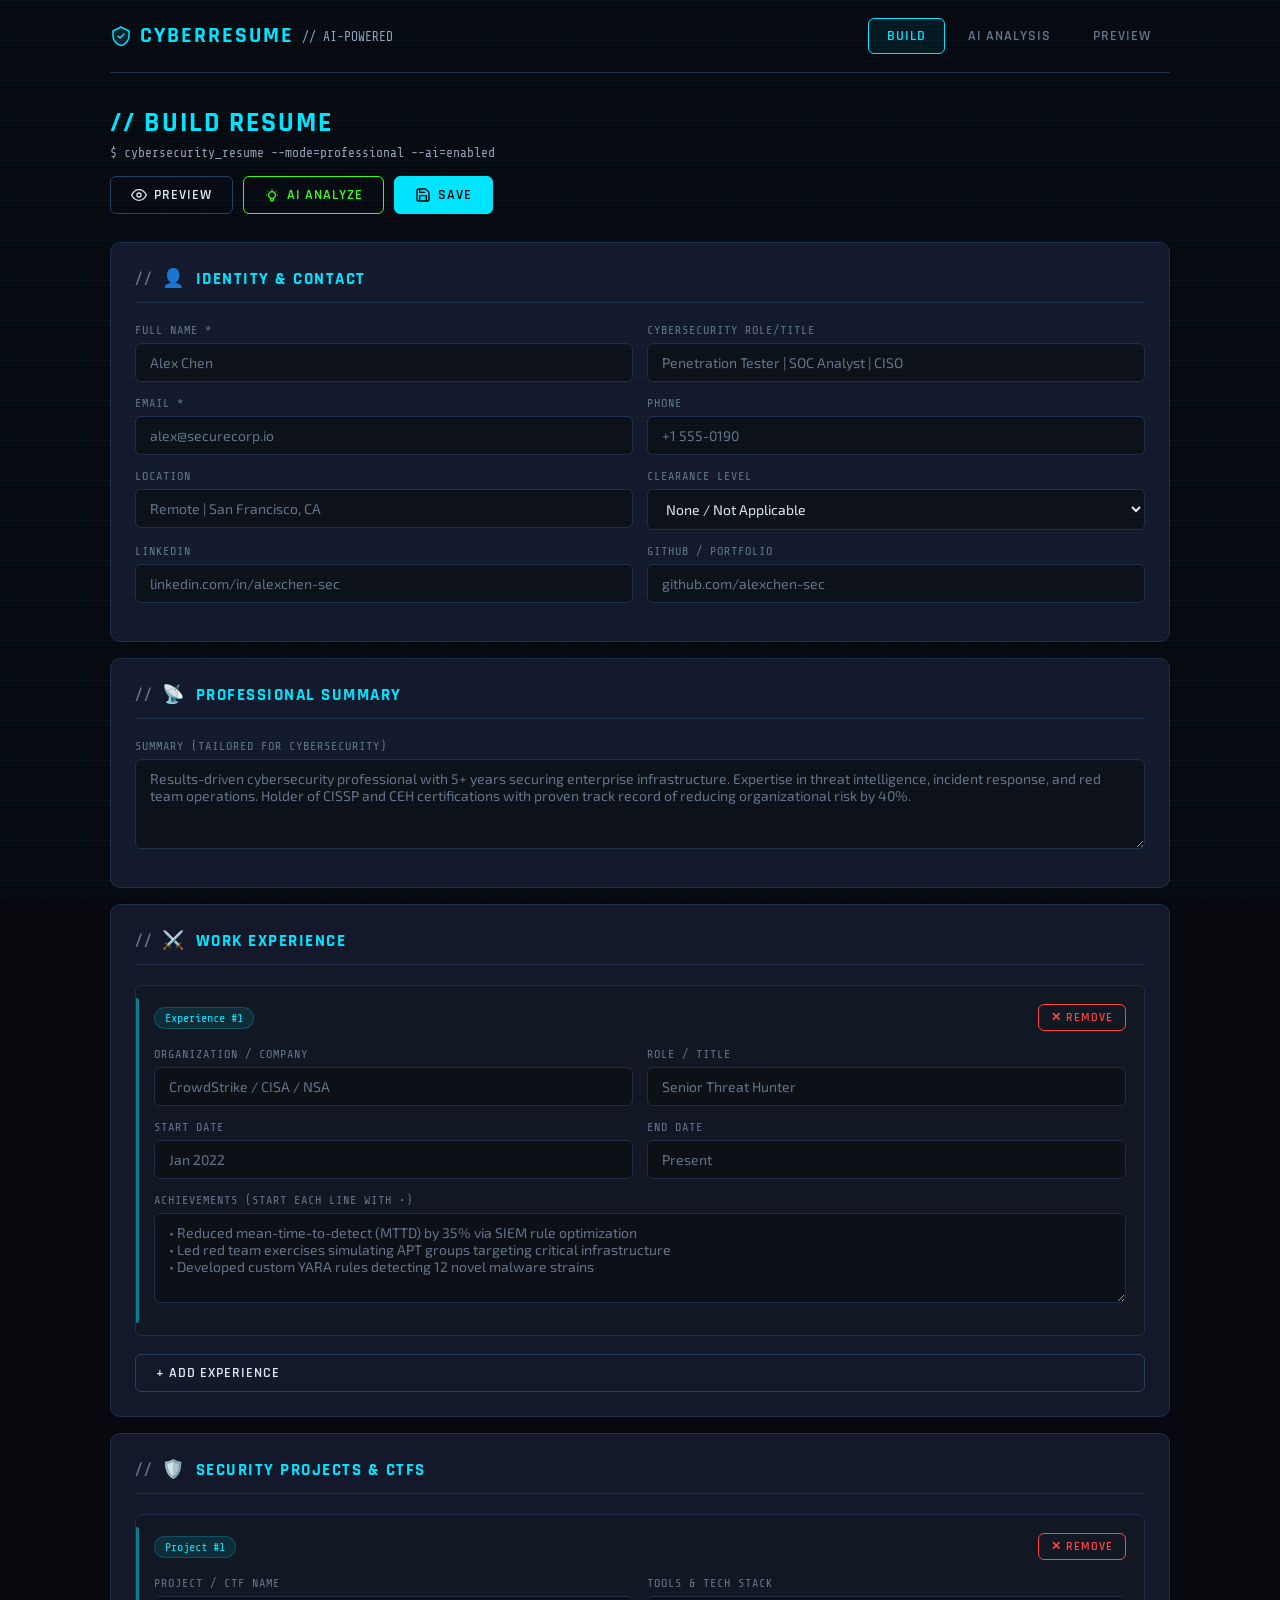
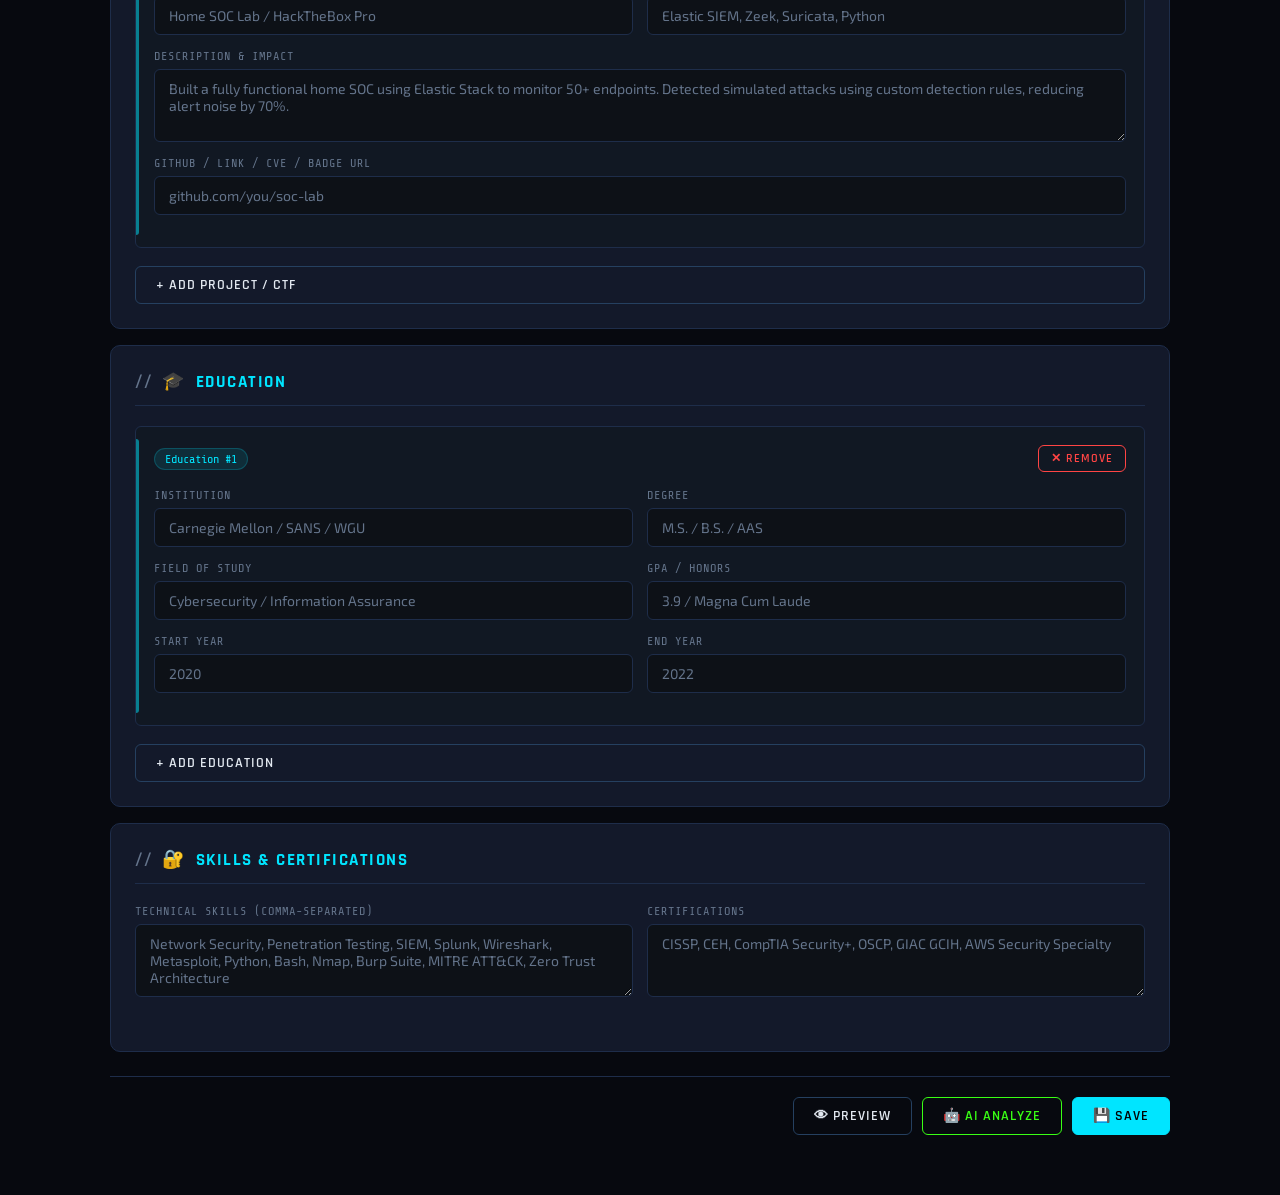
<file: cybersec-resume-builder.html>
<!DOCTYPE html>
<html lang="en">
<head>
<meta charset="UTF-8"/>
<meta name="viewport" content="width=device-width,initial-scale=1.0"/>
<title>CyberResume — AI-Powered Cybersecurity Resume Builder</title>
<link rel="preconnect" href="https://fonts.googleapis.com"/>
<link href="https://fonts.googleapis.com/css2?family=Share+Tech+Mono&family=Rajdhani:wght@400;500;600;700&family=Exo+2:wght@300;400;500;600&display=swap" rel="stylesheet"/>
<style>
:root{
  --bg:#07090f;--bg2:#0d1117;--bg3:#111823;--card:#13192a;--card2:#1a2235;
  --accent:#00e5ff;--accent2:#39ff14;--accent3:#ff6b35;
  --border:#1e2d4a;--border2:#254060;
  --text:#e2e8f0;--text2:#94a3b8;--text3:#64748b;
  --danger:#ff4444;--warn:#f59e0b;--success:#10b981;
  --font-mono:'Share Tech Mono',monospace;
  --font-head:'Rajdhani',sans-serif;
  --font-body:'Exo 2',sans-serif;
  --radius:6px;--radius2:10px;
  --glow:0 0 20px rgba(0,229,255,0.15);
}
*{box-sizing:border-box;margin:0;padding:0;}
html{scroll-behavior:smooth;}
body{background:var(--bg);color:var(--text);font-family:var(--font-body);font-size:15px;min-height:100vh;overflow-x:hidden;}

/* Scanline overlay */
body::before{content:'';position:fixed;top:0;left:0;width:100%;height:100%;pointer-events:none;background:repeating-linear-gradient(0deg,transparent,transparent 2px,rgba(0,229,255,0.02) 2px,rgba(0,229,255,0.02) 4px);z-index:1000;}

/* Grid bg */
body::after{content:'';position:fixed;top:0;left:0;width:100%;height:100%;pointer-events:none;background-image:linear-gradient(rgba(0,229,255,0.03) 1px,transparent 1px),linear-gradient(90deg,rgba(0,229,255,0.03) 1px,transparent 1px);background-size:40px 40px;z-index:0;}

.app-wrap{position:relative;z-index:1;max-width:1100px;margin:0 auto;padding:0 20px 60px;}

/* NAV */
nav{display:flex;align-items:center;justify-content:space-between;padding:18px 0;border-bottom:1px solid var(--border);margin-bottom:32px;}
.nav-logo{font-family:var(--font-head);font-size:22px;font-weight:700;color:var(--accent);letter-spacing:2px;display:flex;align-items:center;gap:8px;}
.nav-logo span{color:var(--text2);font-weight:400;font-size:13px;font-family:var(--font-mono);letter-spacing:0;}
.nav-tabs{display:flex;gap:4px;}
.nav-tab{background:none;border:1px solid transparent;color:var(--text3);font-family:var(--font-head);font-size:14px;font-weight:600;letter-spacing:1px;padding:8px 18px;border-radius:var(--radius);cursor:pointer;transition:all .2s;text-transform:uppercase;}
.nav-tab:hover{color:var(--text);border-color:var(--border2);}
.nav-tab.active{color:var(--accent);border-color:var(--accent);background:rgba(0,229,255,0.07);}
.nav-tab .badge{background:var(--accent2);color:#000;font-size:10px;padding:1px 6px;border-radius:20px;margin-left:6px;font-family:var(--font-mono);}

/* PAGE HEADER */
.page-header{margin-bottom:28px;}
.page-header h1{font-family:var(--font-head);font-size:28px;font-weight:700;color:var(--accent);letter-spacing:2px;text-transform:uppercase;}
.page-header p{color:var(--text2);font-size:13px;font-family:var(--font-mono);margin-top:4px;}
.header-actions{display:flex;gap:10px;margin-top:16px;flex-wrap:wrap;}

/* BUTTONS */
.btn{display:inline-flex;align-items:center;gap:7px;padding:9px 20px;border-radius:var(--radius);font-family:var(--font-head);font-size:14px;font-weight:600;letter-spacing:1px;text-transform:uppercase;cursor:pointer;transition:all .2s;border:1px solid transparent;}
.btn-primary{background:var(--accent);color:#000;border-color:var(--accent);}
.btn-primary:hover{background:#00ccee;box-shadow:0 0 18px rgba(0,229,255,0.4);}
.btn-secondary{background:transparent;color:var(--text);border-color:var(--border2);}
.btn-secondary:hover{border-color:var(--accent);color:var(--accent);}
.btn-ai{background:transparent;color:var(--accent2);border-color:var(--accent2);}
.btn-ai:hover{background:rgba(57,255,20,0.08);box-shadow:0 0 14px rgba(57,255,20,0.3);}
.btn-danger{background:transparent;color:var(--danger);border-color:var(--danger);padding:5px 12px;font-size:12px;}
.btn-danger:hover{background:rgba(255,68,68,0.1);}
.btn:disabled{opacity:.4;cursor:not-allowed;}
.btn svg,.btn .icon{width:16px;height:16px;flex-shrink:0;}

/* SPINNER */
.spinner{width:14px;height:14px;border:2px solid rgba(0,0,0,0.3);border-top-color:#000;border-radius:50%;animation:spin .6s linear infinite;display:inline-block;}
.spinner-lg{width:32px;height:32px;border:3px solid var(--border2);border-top-color:var(--accent);border-radius:50%;animation:spin .7s linear infinite;}
@keyframes spin{to{transform:rotate(360deg);}}

/* CARDS */
.card{background:var(--card);border:1px solid var(--border);border-radius:var(--radius2);padding:24px;}
.card+.card{margin-top:16px;}
.section-title{font-family:var(--font-head);font-size:17px;font-weight:700;letter-spacing:1.5px;text-transform:uppercase;color:var(--accent);display:flex;align-items:center;gap:10px;margin-bottom:20px;padding-bottom:12px;border-bottom:1px solid var(--border);}
.section-title .icon{font-size:18px;}
.section-title::before{content:'//';color:var(--text3);font-family:var(--font-mono);font-size:13px;}

/* FORM */
.field{display:flex;flex-direction:column;gap:6px;}
.field label{font-family:var(--font-mono);font-size:12px;color:var(--text3);text-transform:uppercase;letter-spacing:1px;}
.field input,.field textarea,.field select{background:var(--bg2);border:1px solid var(--border);color:var(--text);font-family:var(--font-body);font-size:14px;padding:10px 14px;border-radius:var(--radius);outline:none;transition:border-color .2s,box-shadow .2s;resize:vertical;}
.field input:focus,.field textarea:focus{border-color:var(--accent);box-shadow:0 0 0 2px rgba(0,229,255,0.1);}
.field input::placeholder,.field textarea::placeholder{color:var(--text3);}
.field-row{display:grid;grid-template-columns:1fr 1fr;gap:14px;margin-bottom:14px;}
.field-row .field{margin-bottom:0;}
.field{margin-bottom:14px;}

/* ENTRY BLOCK */
.entry-block{background:var(--bg3);border:1px solid var(--border);border-radius:var(--radius);padding:18px;margin-bottom:14px;position:relative;}
.entry-block::before{content:'';position:absolute;left:0;top:12px;bottom:12px;width:3px;background:var(--accent);border-radius:0 3px 3px 0;opacity:.5;}
.entry-header{display:flex;align-items:center;justify-content:space-between;margin-bottom:16px;}
.entry-num{font-family:var(--font-mono);font-size:12px;color:var(--accent);background:rgba(0,229,255,0.1);padding:3px 10px;border-radius:20px;border:1px solid rgba(0,229,255,0.2);}
.add-btn{margin-top:4px;width:100%;}

/* SKILLS CHIPS */
.skills-preview{display:flex;flex-wrap:wrap;gap:6px;margin-top:10px;}
.skill-chip{background:rgba(0,229,255,0.08);border:1px solid rgba(0,229,255,0.25);color:var(--accent);font-family:var(--font-mono);font-size:11px;padding:3px 10px;border-radius:20px;}

/* BOTTOM ACTIONS */
.bottom-actions{display:flex;gap:10px;justify-content:flex-end;margin-top:24px;padding-top:20px;border-top:1px solid var(--border);flex-wrap:wrap;}

/* PRINT BUTTON AREA */
.print-bar{background:var(--card2);border:1px solid var(--border);border-radius:var(--radius2);padding:14px 20px;display:flex;align-items:center;justify-content:space-between;margin-bottom:20px;}
.print-bar span{font-family:var(--font-mono);font-size:12px;color:var(--text2);}

/* ──────────────────────────────────── RESUME PREVIEW ── */
.resume-sheet{background:#fff;color:#111;padding:36px 44px;max-width:800px;margin:0 auto;font-family:'Exo 2',sans-serif;font-size:13px;line-height:1.55;border-radius:var(--radius2);box-shadow:0 0 60px rgba(0,229,255,0.15);}
.rs-header{border-bottom:2px solid #00c8e0;padding-bottom:16px;margin-bottom:20px;}
.rs-name{font-family:'Rajdhani',sans-serif;font-size:30px;font-weight:700;color:#0a0e1a;letter-spacing:2px;text-transform:uppercase;}
.rs-tagline{color:#0070a0;font-size:13px;font-weight:600;letter-spacing:1px;margin:3px 0 8px;font-family:'Rajdhani',sans-serif;text-transform:uppercase;}
.rs-contacts{display:flex;flex-wrap:wrap;gap:12px;font-size:12px;color:#334;}
.rs-contacts span{display:flex;align-items:center;gap:4px;}
.rs-links{display:flex;gap:14px;margin-top:7px;}
.rs-links a{color:#0070a0;font-size:12px;text-decoration:none;border-bottom:1px solid #0070a020;}
.rs-section{margin-bottom:18px;}
.rs-section-title{font-family:'Rajdhani',sans-serif;font-size:15px;font-weight:700;text-transform:uppercase;letter-spacing:2px;color:#0a0e1a;border-bottom:1px solid #00c8e0;padding-bottom:4px;margin-bottom:10px;}
.rs-entry{margin-bottom:12px;}
.rs-entry-header{display:flex;justify-content:space-between;align-items:baseline;flex-wrap:wrap;gap:4px;}
.rs-entry-role{font-weight:600;color:#0a0e1a;font-size:13px;}
.rs-entry-company{color:#0070a0;}
.rs-entry-date{font-size:12px;color:#666;font-family:'Share Tech Mono',monospace;}
.rs-gpa{font-size:12px;color:#666;}
.rs-summary{color:#222;line-height:1.6;}
.rs-desc p{color:#333;margin:.15em 0;}
.rs-bullet::before{content:'▸ ';color:#0070a0;}
.rs-tech{font-size:12px;color:#0070a0;font-style:italic;margin:.3em 0;}
.rs-desc-text{color:#333;}
.rs-proj-link{color:#0070a0;font-size:11px;text-decoration:none;}
.rs-skills{display:flex;flex-wrap:wrap;gap:6px;}
.rs-skill-tag{background:#e8f7fc;color:#005f7a;border:1px solid #b3e5f0;font-family:'Share Tech Mono',monospace;font-size:11px;padding:2px 10px;border-radius:20px;}
.rs-certifications .cert-item{display:flex;align-items:center;gap:6px;font-size:12px;color:#333;margin:.3em 0;}
.rs-certifications .cert-item::before{content:'◆';color:#00c8e0;font-size:9px;}

/* ──────────────────────────────── AI SUGGESTIONS ── */
.ai-loading-wrap{display:flex;flex-direction:column;align-items:center;justify-content:center;padding:80px 20px;gap:20px;}
.ai-loading-wrap .glitch{font-family:var(--font-head);font-size:22px;color:var(--accent2);letter-spacing:3px;animation:glitch 1.5s infinite;}
@keyframes glitch{0%,100%{text-shadow:none;}50%{text-shadow:-2px 0 var(--accent),-4px 0 var(--accent3);}}
.progress-bar{width:280px;height:3px;background:var(--border);border-radius:2px;overflow:hidden;}
.progress-fill{height:100%;background:linear-gradient(90deg,var(--accent2),var(--accent));animation:prog 3s ease-in-out infinite;}
@keyframes prog{0%{width:0;}100%{width:100%;}}
.ai-status-msg{font-family:var(--font-mono);font-size:12px;color:var(--text3);animation:blink 1s infinite;}
@keyframes blink{50%{opacity:.3;}}

.score-wrap{display:flex;align-items:center;gap:28px;flex-wrap:wrap;}
.score-ring-svg{flex-shrink:0;}
.overall-feedback{flex:1;min-width:200px;}
.overall-feedback h2{font-family:var(--font-head);font-size:20px;font-weight:700;color:var(--accent);letter-spacing:1px;text-transform:uppercase;}
.overall-feedback p{color:var(--text2);font-size:14px;margin-top:8px;line-height:1.6;}

.priorities-card{background:var(--card2);border-left:3px solid var(--accent3);}
.priority-list{list-style:none;margin-top:12px;display:flex;flex-direction:column;gap:8px;}
.priority-list li{display:flex;gap:10px;align-items:flex-start;font-size:14px;color:var(--text);}
.priority-num{background:var(--accent3);color:#000;font-family:var(--font-mono);font-size:11px;padding:1px 7px;border-radius:20px;flex-shrink:0;margin-top:2px;}

.ai-grid{display:grid;grid-template-columns:repeat(auto-fill,minmax(310px,1fr));gap:14px;margin-top:14px;}
.ai-sec-card{background:var(--card2);border:1px solid var(--border);}
.ai-sec-header{display:flex;align-items:center;gap:10px;margin-bottom:14px;}
.ai-sec-icon{font-size:18px;}
.ai-sec-name{font-family:var(--font-head);font-size:15px;font-weight:700;letter-spacing:1px;text-transform:uppercase;flex:1;color:var(--text);}
.mini-score{font-family:var(--font-mono);font-size:12px;padding:2px 9px;border-radius:20px;border:1px solid;}
.issue-list,.suggestion-list{list-style:none;display:flex;flex-direction:column;gap:6px;margin-top:8px;}
.issue-list li,.suggestion-list li{font-size:13px;line-height:1.5;padding-left:18px;position:relative;}
.issue-list li::before{content:'⚠';position:absolute;left:0;font-size:11px;top:1px;}
.suggestion-list li::before{content:'→';position:absolute;left:0;color:var(--accent2);font-family:var(--font-mono);}
.issue-list li{color:var(--text2);}
.suggestion-list li{color:var(--text);}
.block-label{font-family:var(--font-mono);font-size:11px;color:var(--text3);text-transform:uppercase;letter-spacing:1px;margin-top:12px;margin-bottom:4px;}

.kw-section .keyword-tags{display:flex;flex-wrap:wrap;gap:7px;margin-top:12px;}
.kw-tag{background:rgba(57,255,20,0.07);border:1px solid rgba(57,255,20,0.3);color:var(--accent2);font-family:var(--font-mono);font-size:11px;padding:3px 11px;border-radius:20px;}

/* TOAST */
.toast-area{position:fixed;bottom:24px;right:24px;z-index:9999;display:flex;flex-direction:column;gap:8px;}
.toast{background:var(--card2);border:1px solid var(--border2);color:var(--text);font-family:var(--font-mono);font-size:12px;padding:10px 18px;border-radius:var(--radius);display:flex;align-items:center;gap:10px;animation:slideIn .3s ease;max-width:320px;}
.toast.success{border-left:3px solid var(--success);}
.toast.error{border-left:3px solid var(--danger);}
.toast.info{border-left:3px solid var(--accent);}
@keyframes slideIn{from{transform:translateX(100%);opacity:0;}to{transform:translateX(0);opacity:1;}}
@keyframes fadeOut{to{opacity:0;transform:translateX(100%);}}

/* EMPTY STATE */
.empty-state{display:flex;flex-direction:column;align-items:center;justify-content:center;padding:60px 20px;gap:14px;text-align:center;}
.empty-state .es-icon{font-size:48px;opacity:.3;}
.empty-state h3{font-family:var(--font-head);font-size:18px;color:var(--text2);}
.empty-state p{font-size:13px;color:var(--text3);max-width:320px;}

/* RESPONSIVE */
@media(max-width:640px){
  .field-row{grid-template-columns:1fr;}
  .nav-tabs{display:none;}
  .resume-sheet{padding:24px 20px;}
}
@keyframes fadeUp{from{opacity:0;transform:translateY(16px);}to{opacity:1;transform:none;}}
.fade-up{animation:fadeUp .4s ease both;}

/* PRINT */
@media print{
  body{background:#fff !important;}
  body::before,body::after{display:none;}
  nav,.print-bar,.header-actions,.bottom-actions,.nav-tabs,.ai-section,.no-print{display:none !important;}
  .resume-sheet{box-shadow:none;margin:0;max-width:none;}
}
</style>
</head>
<body>
<div class="app-wrap">
  <!-- NAV -->
  <nav>
    <div class="nav-logo">
      <svg width="22" height="22" viewBox="0 0 22 22" fill="none"><path d="M11 2L3 6v5c0 4.418 3.372 8.544 8 9.5 4.628-.956 8-5.082 8-9.5V6L11 2z" stroke="#00e5ff" stroke-width="1.5" fill="rgba(0,229,255,0.1)"/><path d="M8 11l2 2 4-4" stroke="#00e5ff" stroke-width="1.5" stroke-linecap="round" stroke-linejoin="round"/></svg>
      CYBERRESUME
      <span>// AI-POWERED</span>
    </div>
    <div class="nav-tabs">
      <button class="nav-tab active" id="tab-build" onclick="showTab('build')">Build</button>
      <button class="nav-tab" id="tab-ai" onclick="showTab('ai')">AI Analysis <span class="badge" id="score-badge" style="display:none">—</span></button>
      <button class="nav-tab" id="tab-preview" onclick="showTab('preview')">Preview</button>
    </div>
  </nav>

  <!-- BUILD PAGE -->
  <div id="page-build" class="fade-up">
    <div class="page-header">
      <h1>// BUILD RESUME</h1>
      <p>$ cybersecurity_resume --mode=professional --ai=enabled</p>
      <div class="header-actions">
        <button class="btn btn-secondary" onclick="showTab('preview')">
          <svg viewBox="0 0 24 24" fill="none" stroke="currentColor" stroke-width="2"><path d="M1 12s4-8 11-8 11 8 11 8-4 8-11 8-11-8-11-8z"/><circle cx="12" cy="12" r="3"/></svg>
          Preview
        </button>
        <button class="btn btn-ai" onclick="runAI()" id="btn-ai-main">
          <svg viewBox="0 0 24 24" fill="none" stroke="currentColor" stroke-width="2"><path d="M9.663 17h4.673M12 3v1m6.364 1.636l-.707.707M21 12h-1M4 12H3m3.343-5.657l-.707-.707m2.828 9.9a5 5 0 117.072 0l-.548.547A3.374 3.374 0 0014 18.469V19a2 2 0 11-4 0v-.531c0-.895-.356-1.754-.988-2.386l-.548-.547z"/></svg>
          AI Analyze
        </button>
        <button class="btn btn-primary" onclick="saveLocally()">
          <svg viewBox="0 0 24 24" fill="none" stroke="currentColor" stroke-width="2"><path d="M19 21H5a2 2 0 01-2-2V5a2 2 0 012-2h11l5 5v11a2 2 0 01-2 2z"/><polyline points="17 21 17 13 7 13 7 21"/><polyline points="7 3 7 8 15 8"/></svg>
          Save
        </button>
      </div>
    </div>

    <!-- Personal Info -->
    <div class="card">
      <div class="section-title"><span class="icon">👤</span> Identity & Contact</div>
      <div class="field-row">
        <div class="field"><label>Full Name *</label><input id="f-name" placeholder="Alex Chen" oninput="updatePreview()"/></div>
        <div class="field"><label>Cybersecurity Role/Title</label><input id="f-title" placeholder="Penetration Tester | SOC Analyst | CISO" oninput="updatePreview()"/></div>
      </div>
      <div class="field-row">
        <div class="field"><label>Email *</label><input id="f-email" type="email" placeholder="alex@securecorp.io" oninput="updatePreview()"/></div>
        <div class="field"><label>Phone</label><input id="f-phone" placeholder="+1 555-0190" oninput="updatePreview()"/></div>
      </div>
      <div class="field-row">
        <div class="field"><label>Location</label><input id="f-location" placeholder="Remote | San Francisco, CA" oninput="updatePreview()"/></div>
        <div class="field"><label>Clearance Level</label>
          <select id="f-clearance" onchange="updatePreview()">
            <option value="">None / Not Applicable</option>
            <option value="Public Trust">Public Trust</option>
            <option value="Secret">Secret</option>
            <option value="Top Secret">Top Secret</option>
            <option value="TS/SCI">TS/SCI</option>
            <option value="TS/SCI with Polygraph">TS/SCI with Polygraph</option>
          </select>
        </div>
      </div>
      <div class="field-row">
        <div class="field"><label>LinkedIn</label><input id="f-linkedin" placeholder="linkedin.com/in/alexchen-sec" oninput="updatePreview()"/></div>
        <div class="field"><label>GitHub / Portfolio</label><input id="f-github" placeholder="github.com/alexchen-sec" oninput="updatePreview()"/></div>
      </div>
    </div>

    <!-- Summary -->
    <div class="card">
      <div class="section-title"><span class="icon">📡</span> Professional Summary</div>
      <div class="field">
        <label>Summary (tailored for cybersecurity)</label>
        <textarea id="f-summary" rows="4" placeholder="Results-driven cybersecurity professional with 5+ years securing enterprise infrastructure. Expertise in threat intelligence, incident response, and red team operations. Holder of CISSP and CEH certifications with proven track record of reducing organizational risk by 40%." oninput="updatePreview()"></textarea>
      </div>
    </div>

    <!-- Experience -->
    <div class="card">
      <div class="section-title"><span class="icon">⚔️</span> Work Experience</div>
      <div id="exp-container"></div>
      <button class="btn btn-secondary add-btn" onclick="addExp()">+ Add Experience</button>
    </div>

    <!-- Projects -->
    <div class="card">
      <div class="section-title"><span class="icon">🛡️</span> Security Projects & CTFs</div>
      <div id="proj-container"></div>
      <button class="btn btn-secondary add-btn" onclick="addProj()">+ Add Project / CTF</button>
    </div>

    <!-- Education -->
    <div class="card">
      <div class="section-title"><span class="icon">🎓</span> Education</div>
      <div id="edu-container"></div>
      <button class="btn btn-secondary add-btn" onclick="addEdu()">+ Add Education</button>
    </div>

    <!-- Skills & Certifications -->
    <div class="card">
      <div class="section-title"><span class="icon">🔐</span> Skills & Certifications</div>
      <div class="field-row">
        <div class="field">
          <label>Technical Skills (comma-separated)</label>
          <textarea id="f-skills" rows="3" placeholder="Network Security, Penetration Testing, SIEM, Splunk, Wireshark, Metasploit, Python, Bash, Nmap, Burp Suite, MITRE ATT&CK, Zero Trust Architecture" oninput="updateSkillChips()"></textarea>
          <div class="skills-preview" id="skill-chips"></div>
        </div>
        <div class="field">
          <label>Certifications</label>
          <textarea id="f-certs" rows="3" placeholder="CISSP, CEH, CompTIA Security+, OSCP, GIAC GCIH, AWS Security Specialty" oninput="updatePreview()"></textarea>
        </div>
      </div>
    </div>

    <div class="bottom-actions">
      <button class="btn btn-secondary" onclick="showTab('preview')">👁 Preview</button>
      <button class="btn btn-ai" onclick="runAI()" id="btn-ai-bottom">🤖 AI Analyze</button>
      <button class="btn btn-primary" onclick="saveLocally()">💾 Save</button>
    </div>
  </div>

  <!-- AI PAGE -->
  <div id="page-ai" style="display:none" class="fade-up">
    <div class="page-header">
      <h1>// AI ANALYSIS</h1>
      <p>$ claude --model=sonnet --task=resume_analysis --domain=cybersecurity</p>
      <div class="header-actions">
        <button class="btn btn-secondary" onclick="showTab('build')">← Back to Form</button>
        <button class="btn btn-ai" onclick="runAI()" id="btn-ai-rerun">🔄 Re-analyze</button>
      </div>
    </div>
    <div id="ai-content">
      <div class="empty-state card">
        <div class="es-icon">🤖</div>
        <h3>No analysis yet</h3>
        <p>Fill in your resume details then click "AI Analyze" to get cybersecurity-specific feedback powered by Claude.</p>
        <button class="btn btn-ai" style="margin-top:8px" onclick="showTab('build')">← Go to Form</button>
      </div>
    </div>
  </div>

  <!-- PREVIEW PAGE -->
  <div id="page-preview" style="display:none" class="fade-up">
    <div class="page-header no-print">
      <h1>// PREVIEW</h1>
      <p>$ render_resume --format=pdf_ready --theme=cybersec-professional</p>
    </div>
    <div class="print-bar no-print">
      <span>// Use browser print (Ctrl+P / Cmd+P) → Save as PDF</span>
      <div style="display:flex;gap:10px">
        <button class="btn btn-secondary" onclick="showTab('build')">← Edit</button>
        <button class="btn btn-primary" onclick="window.print()">🖨 Print / PDF</button>
      </div>
    </div>
    <div id="resume-preview" class="resume-sheet"></div>
  </div>
</div>

<!-- TOAST AREA -->
<div class="toast-area" id="toast-area"></div>

<script>
// ── State ──────────────────────────────────────────────────────────────
let experiences = [];
let projects = [];
let educations = [];
let aiSuggestions = null;

// ── Init ───────────────────────────────────────────────────────────────
window.addEventListener('DOMContentLoaded', () => {
  loadFromStorage();
  addExp(); addProj(); addEdu();
  updatePreview();
  updateSkillChips();
});

// ── Tab switching ──────────────────────────────────────────────────────
function showTab(tab) {
  ['build','ai','preview'].forEach(t => {
    document.getElementById('page-' + t).style.display = t === tab ? 'block' : 'none';
    const btn = document.getElementById('tab-' + t);
    if(btn) btn.classList.toggle('active', t === tab);
  });
  if(tab === 'preview') buildPreview();
}

// ── Dynamic arrays ─────────────────────────────────────────────────────
function addExp() {
  const id = Date.now();
  experiences.push({id});
  renderExp();
}
function removeExp(id) {
  if(experiences.length === 1) { toast('Need at least one entry','info'); return; }
  experiences = experiences.filter(e => e.id !== id);
  renderExp();
}
function renderExp() {
  const c = document.getElementById('exp-container');
  c.innerHTML = '';
  experiences.forEach((exp, i) => {
    c.insertAdjacentHTML('beforeend', `
    <div class="entry-block" id="exp-${exp.id}">
      <div class="entry-header">
        <span class="entry-num">Experience #${i+1}</span>
        <button class="btn btn-danger" onclick="removeExp(${exp.id})">✕ Remove</button>
      </div>
      <div class="field-row">
        <div class="field"><label>Organization / Company</label><input id="ec-${exp.id}" placeholder="CrowdStrike / CISA / NSA" oninput="updatePreview()"/></div>
        <div class="field"><label>Role / Title</label><input id="er-${exp.id}" placeholder="Senior Threat Hunter" oninput="updatePreview()"/></div>
      </div>
      <div class="field-row">
        <div class="field"><label>Start Date</label><input id="es-${exp.id}" placeholder="Jan 2022" oninput="updatePreview()"/></div>
        <div class="field"><label>End Date</label><input id="ee-${exp.id}" placeholder="Present" oninput="updatePreview()"/></div>
      </div>
      <div class="field"><label>Achievements (start each line with •)</label>
        <textarea id="ed-${exp.id}" rows="4" placeholder="• Reduced mean-time-to-detect (MTTD) by 35% via SIEM rule optimization&#10;• Led red team exercises simulating APT groups targeting critical infrastructure&#10;• Developed custom YARA rules detecting 12 novel malware strains" oninput="updatePreview()"></textarea>
      </div>
    </div>`);
  });
}
function getExpData() {
  return experiences.map(e => ({
    company: (document.getElementById('ec-'+e.id)||{}).value||'',
    role: (document.getElementById('er-'+e.id)||{}).value||'',
    startDate: (document.getElementById('es-'+e.id)||{}).value||'',
    endDate: (document.getElementById('ee-'+e.id)||{}).value||'',
    description: (document.getElementById('ed-'+e.id)||{}).value||''
  })).filter(e => e.company || e.role);
}

function addProj() {
  const id = Date.now();
  projects.push({id});
  renderProj();
}
function removeProj(id) {
  if(projects.length === 1) { toast('Need at least one entry','info'); return; }
  projects = projects.filter(p => p.id !== id);
  renderProj();
}
function renderProj() {
  const c = document.getElementById('proj-container');
  c.innerHTML = '';
  projects.forEach((proj, i) => {
    c.insertAdjacentHTML('beforeend', `
    <div class="entry-block" id="proj-${proj.id}">
      <div class="entry-header">
        <span class="entry-num">Project #${i+1}</span>
        <button class="btn btn-danger" onclick="removeProj(${proj.id})">✕ Remove</button>
      </div>
      <div class="field-row">
        <div class="field"><label>Project / CTF Name</label><input id="pn-${proj.id}" placeholder="Home SOC Lab / HackTheBox Pro" oninput="updatePreview()"/></div>
        <div class="field"><label>Tools & Tech Stack</label><input id="pt-${proj.id}" placeholder="Elastic SIEM, Zeek, Suricata, Python" oninput="updatePreview()"/></div>
      </div>
      <div class="field"><label>Description & Impact</label>
        <textarea id="pd-${proj.id}" rows="3" placeholder="Built a fully functional home SOC using Elastic Stack to monitor 50+ endpoints. Detected simulated attacks using custom detection rules, reducing alert noise by 70%." oninput="updatePreview()"></textarea>
      </div>
      <div class="field"><label>GitHub / Link / CVE / Badge URL</label>
        <input id="pl-${proj.id}" placeholder="github.com/you/soc-lab" oninput="updatePreview()"/>
      </div>
    </div>`);
  });
}
function getProjData() {
  return projects.map(p => ({
    name: (document.getElementById('pn-'+p.id)||{}).value||'',
    techStack: (document.getElementById('pt-'+p.id)||{}).value||'',
    description: (document.getElementById('pd-'+p.id)||{}).value||'',
    link: (document.getElementById('pl-'+p.id)||{}).value||''
  })).filter(p => p.name || p.description);
}

function addEdu() {
  const id = Date.now();
  educations.push({id});
  renderEdu();
}
function removeEdu(id) {
  if(educations.length === 1) { toast('Need at least one entry','info'); return; }
  educations = educations.filter(e => e.id !== id);
  renderEdu();
}
function renderEdu() {
  const c = document.getElementById('edu-container');
  c.innerHTML = '';
  educations.forEach((edu, i) => {
    c.insertAdjacentHTML('beforeend', `
    <div class="entry-block" id="edu-${edu.id}">
      <div class="entry-header">
        <span class="entry-num">Education #${i+1}</span>
        <button class="btn btn-danger" onclick="removeEdu(${edu.id})">✕ Remove</button>
      </div>
      <div class="field-row">
        <div class="field"><label>Institution</label><input id="ei-${edu.id}" placeholder="Carnegie Mellon / SANS / WGU" oninput="updatePreview()"/></div>
        <div class="field"><label>Degree</label><input id="edeg-${edu.id}" placeholder="M.S. / B.S. / AAS" oninput="updatePreview()"/></div>
      </div>
      <div class="field-row">
        <div class="field"><label>Field of Study</label><input id="ef-${edu.id}" placeholder="Cybersecurity / Information Assurance" oninput="updatePreview()"/></div>
        <div class="field"><label>GPA / Honors</label><input id="eg-${edu.id}" placeholder="3.9 / Magna Cum Laude" oninput="updatePreview()"/></div>
      </div>
      <div class="field-row">
        <div class="field"><label>Start Year</label><input id="eys-${edu.id}" placeholder="2020" oninput="updatePreview()"/></div>
        <div class="field"><label>End Year</label><input id="eye-${edu.id}" placeholder="2022" oninput="updatePreview()"/></div>
      </div>
    </div>`);
  });
}
function getEduData() {
  return educations.map(e => ({
    institution: (document.getElementById('ei-'+e.id)||{}).value||'',
    degree: (document.getElementById('edeg-'+e.id)||{}).value||'',
    field: (document.getElementById('ef-'+e.id)||{}).value||'',
    gpa: (document.getElementById('eg-'+e.id)||{}).value||'',
    startDate: (document.getElementById('eys-'+e.id)||{}).value||'',
    endDate: (document.getElementById('eye-'+e.id)||{}).value||''
  })).filter(e => e.institution || e.degree);
}

// ── Skills chips ───────────────────────────────────────────────────────
function updateSkillChips() {
  const val = document.getElementById('f-skills').value;
  const chips = document.getElementById('skill-chips');
  const skills = val.split(',').map(s=>s.trim()).filter(Boolean);
  chips.innerHTML = skills.slice(0,12).map(s => `<span class="skill-chip">${escHtml(s)}</span>`).join('');
  if(skills.length > 12) chips.insertAdjacentHTML('beforeend',`<span class="skill-chip">+${skills.length-12} more</span>`);
  updatePreview();
}

// ── Save / Load ────────────────────────────────────────────────────────
function getFormData() {
  return {
    fullName: v('f-name'), title: v('f-title'), email: v('f-email'),
    phone: v('f-phone'), location: v('f-location'), clearance: v('f-clearance'),
    linkedIn: v('f-linkedin'), github: v('f-github'),
    summary: v('f-summary'), skills: v('f-skills'), certifications: v('f-certs'),
    experience: getExpData(), projects: getProjData(), education: getEduData()
  };
}
function v(id){ const el=document.getElementById(id); return el?(el.value||'').trim():''; }
function sv(id,val){ const el=document.getElementById(id); if(el)el.value=val||''; }

function saveLocally() {
  const data = getFormData();
  if(!data.fullName||!data.email){ toast('Name and email are required','error'); return; }
  localStorage.setItem('cyberresume_v2', JSON.stringify(data));
  toast('Resume saved locally ✓','success');
}
function loadFromStorage() {
  try {
    const raw = localStorage.getItem('cyberresume_v2');
    if(!raw) return;
    const d = JSON.parse(raw);
    sv('f-name',d.fullName); sv('f-title',d.title); sv('f-email',d.email);
    sv('f-phone',d.phone); sv('f-location',d.location); sv('f-clearance',d.clearance);
    sv('f-linkedin',d.linkedIn); sv('f-github',d.github);
    sv('f-summary',d.summary); sv('f-skills',d.skills); sv('f-certs',d.certifications);
    toast('Previous resume loaded','info');
  } catch(e){}
}

// ── Preview render ─────────────────────────────────────────────────────
function updatePreview() {}  // lightweight, full render only on tab switch
function buildPreview() {
  const d = getFormData();
  const el = document.getElementById('resume-preview');
  let html = `<div class="rs-header">
    <h1 class="rs-name">${escHtml(d.fullName||'Your Name')}</h1>
    ${d.title ? `<div class="rs-tagline">${escHtml(d.title)}</div>` : ''}
    <div class="rs-contacts">
      ${d.email ? `<span>✉ ${escHtml(d.email)}</span>` : ''}
      ${d.phone ? `<span>📞 ${escHtml(d.phone)}</span>` : ''}
      ${d.location ? `<span>📍 ${escHtml(d.location)}</span>` : ''}
      ${d.clearance ? `<span>🔐 Clearance: ${escHtml(d.clearance)}</span>` : ''}
    </div>
    <div class="rs-links">
      ${d.linkedIn ? `<a href="${escHtml(d.linkedIn)}" target="_blank">LinkedIn</a>` : ''}
      ${d.github ? `<a href="${escHtml(d.github)}" target="_blank">GitHub/Portfolio</a>` : ''}
    </div>
  </div>`;

  if(d.summary) html += `<div class="rs-section"><h2 class="rs-section-title">Summary</h2><p class="rs-summary">${escHtml(d.summary)}</p></div>`;

  if(d.experience.length) {
    html += `<div class="rs-section"><h2 class="rs-section-title">Experience</h2>`;
    d.experience.forEach(e => {
      html += `<div class="rs-entry"><div class="rs-entry-header"><div><span class="rs-entry-role">${escHtml(e.role)}</span><span class="rs-entry-company"> — ${escHtml(e.company)}</span></div><span class="rs-entry-date">${escHtml(e.startDate)} – ${escHtml(e.endDate)}</span></div>`;
      if(e.description) html += `<div class="rs-desc">${e.description.split('\n').map(l=>`<p class="${l.startsWith('•')?'rs-bullet':''}">${escHtml(l)}</p>`).join('')}</div>`;
      html += `</div>`;
    });
    html += `</div>`;
  }

  if(d.projects.length) {
    html += `<div class="rs-section"><h2 class="rs-section-title">Security Projects & CTFs</h2>`;
    d.projects.forEach(p => {
      html += `<div class="rs-entry"><div class="rs-entry-header"><span class="rs-entry-role">${escHtml(p.name)}</span>${p.link?`<a class="rs-proj-link" href="${escHtml(p.link)}" target="_blank">Link ↗</a>`:''}</div>`;
      if(p.techStack) html += `<p class="rs-tech">Tech: ${escHtml(p.techStack)}</p>`;
      if(p.description) html += `<p class="rs-desc-text">${escHtml(p.description)}</p>`;
      html += `</div>`;
    });
    html += `</div>`;
  }

  if(d.education.length) {
    html += `<div class="rs-section"><h2 class="rs-section-title">Education</h2>`;
    d.education.forEach(e => {
      html += `<div class="rs-entry"><div class="rs-entry-header"><div><span class="rs-entry-role">${escHtml(e.degree)}${e.field?' in '+escHtml(e.field):''}</span><span class="rs-entry-company"> — ${escHtml(e.institution)}</span></div><div style="text-align:right"><span class="rs-entry-date">${escHtml(e.startDate)} – ${escHtml(e.endDate)}</span>${e.gpa?`<span class="rs-gpa"> | ${escHtml(e.gpa)}</span>`:''}</div></div></div>`;
    });
    html += `</div>`;
  }

  if(d.skills) {
    const chips = d.skills.split(',').map(s=>s.trim()).filter(Boolean);
    html += `<div class="rs-section"><h2 class="rs-section-title">Technical Skills</h2><div class="rs-skills">${chips.map(s=>`<span class="rs-skill-tag">${escHtml(s)}</span>`).join('')}</div></div>`;
  }

  if(d.certifications) {
    const certs = d.certifications.split(',').map(s=>s.trim()).filter(Boolean);
    html += `<div class="rs-section rs-certifications"><h2 class="rs-section-title">Certifications</h2><div>${certs.map(c=>`<div class="cert-item">${escHtml(c)}</div>`).join('')}</div></div>`;
  }

  el.innerHTML = html;
}

// ── AI Analysis ────────────────────────────────────────────────────────
async function runAI() {
  const d = getFormData();
  if(!d.fullName||!d.email){ toast('Please fill in name and email first','error'); showTab('build'); return; }

  showTab('ai');
  setAILoading(true);

  const resumeText = buildResumeText(d);
  const prompt = `You are an expert cybersecurity hiring manager and resume coach with 15+ years of experience at top firms like CrowdStrike, Palo Alto Networks, and the NSA. Analyze this cybersecurity resume and respond ONLY with valid JSON — no markdown, no extra text, just the raw JSON object.

{
  "overallScore": <1-100>,
  "overallFeedback": "<2-3 sentences of overall assessment focusing on cybersecurity job market fit>",
  "sections": {
    "summary":    { "score": <1-10>, "issues": ["..."], "suggestions": ["..."] },
    "experience": { "score": <1-10>, "issues": ["..."], "suggestions": ["..."] },
    "skills":     { "score": <1-10>, "issues": ["..."], "suggestions": ["..."] },
    "education":  { "score": <1-10>, "issues": ["..."], "suggestions": ["..."] },
    "projects":   { "score": <1-10>, "issues": ["..."], "suggestions": ["..."] }
  },
  "keywordsMissing": ["<cybersecurity ATS keywords missing from this resume>"],
  "topPriorities": ["<most important action #1>", "<action #2>", "<action #3>"]
}

Focus specifically on cybersecurity industry standards: MITRE ATT&CK coverage, certifications (CISSP, OSCP, CEH, GCIH etc), quantified metrics, ATS optimization for security roles, clearance mentions, technical depth, and threat-specific terminology.

RESUME:
${resumeText}`;

  try {
    const resp = await fetch('https://api.anthropic.com/v1/messages', {
      method: 'POST',
      headers: { 'Content-Type': 'application/json' },
      body: JSON.stringify({
        model: 'claude-sonnet-4-20250514',
        max_tokens: 1000,
        messages: [{ role: 'user', content: prompt }]
      })
    });
    const data = await resp.json();
    const raw = data.content?.map(b=>b.text||'').join('') || '';
    const clean = raw.replace(/```json|```/g,'').trim();
    const suggestions = JSON.parse(clean);
    aiSuggestions = suggestions;
    renderAI(suggestions);
    toast('AI analysis complete ✓','success');
    const badge = document.getElementById('score-badge');
    badge.textContent = suggestions.overallScore;
    badge.style.display = 'inline';
  } catch(err) {
    toast('AI request failed: ' + (err.message||'check console'),'error');
    setAILoading(false);
    showEmpty();
  }
}

function buildResumeText(r) {
  let t = `NAME: ${r.fullName}\nTITLE: ${r.title||'N/A'}\nEMAIL: ${r.email}\n`;
  if(r.phone) t += `PHONE: ${r.phone}\n`;
  if(r.location) t += `LOCATION: ${r.location}\n`;
  if(r.clearance) t += `CLEARANCE: ${r.clearance}\n`;
  if(r.summary) t += `\nSUMMARY:\n${r.summary}\n`;
  if(r.experience?.length){ t+=`\nEXPERIENCE:\n`; r.experience.forEach(e=>{ t+=`- ${e.role} at ${e.company} (${e.startDate}–${e.endDate})\n`; if(e.description)t+=`  ${e.description}\n`; }); }
  if(r.education?.length){ t+=`\nEDUCATION:\n`; r.education.forEach(e=>{ t+=`- ${e.degree} in ${e.field} from ${e.institution}\n`; }); }
  if(r.projects?.length){ t+=`\nPROJECTS:\n`; r.projects.forEach(p=>{ t+=`- ${p.name}: ${p.description} | Tech: ${p.techStack}\n`; }); }
  if(r.skills) t+=`\nSKILLS: ${r.skills}\n`;
  if(r.certifications) t+=`\nCERTIFICATIONS: ${r.certifications}\n`;
  return t;
}

function setAILoading(on) {
  if(!on) return;
  const msgs = ['Parsing resume structure...','Analyzing threat intelligence keywords...','Checking ATS cybersecurity patterns...','Generating improvement vectors...'];
  let i = 0;
  document.getElementById('ai-content').innerHTML = `
    <div class="ai-loading-wrap card">
      <div class="spinner-lg"></div>
      <div class="glitch">ANALYZING...</div>
      <div class="progress-bar"><div class="progress-fill"></div></div>
      <div class="ai-status-msg" id="ai-msg">${msgs[0]}</div>
    </div>`;
  const iv = setInterval(()=>{ i=(i+1)%msgs.length; const m=document.getElementById('ai-msg'); if(m)m.textContent=msgs[i]; else clearInterval(iv); }, 1800);
}
function showEmpty() {
  document.getElementById('ai-content').innerHTML = `
    <div class="empty-state card">
      <div class="es-icon">⚠️</div>
      <h3>Analysis failed</h3>
      <p>An error occurred. Please check your internet connection and try again.</p>
      <button class="btn btn-ai" style="margin-top:8px" onclick="runAI()">🔄 Retry</button>
    </div>`;
}

function renderAI(s) {
  const scoreColor = s.overallScore>=75?'#10b981':s.overallScore>=50?'#f59e0b':'#ef4444';
  const r=44, circ=2*Math.PI*r, pct=s.overallScore/100;

  const sectionMeta = {
    summary:    {label:'Summary',    icon:'📋'},
    experience: {label:'Experience', icon:'⚔️'},
    skills:     {label:'Skills',     icon:'🔐'},
    education:  {label:'Education',  icon:'🎓'},
    projects:   {label:'Projects',   icon:'🛡️'}
  };

  let sectionsHtml = '<div class="ai-grid">';
  Object.entries(sectionMeta).forEach(([key, meta]) => {
    const sec = s.sections?.[key];
    if(!sec) return;
    const sc = sec.score>=8?'#10b981':sec.score>=5?'#f59e0b':'#ef4444';
    sectionsHtml += `
      <div class="card ai-sec-card">
        <div class="ai-sec-header">
          <span class="ai-sec-icon">${meta.icon}</span>
          <span class="ai-sec-name">${meta.label}</span>
          <span class="mini-score" style="color:${sc};border-color:${sc}">${sec.score}/10</span>
        </div>
        ${sec.issues?.length ? `<div class="block-label">⚠ Issues</div><ul class="issue-list">${sec.issues.map(i=>`<li>${escHtml(i)}</li>`).join('')}</ul>` : ''}
        ${sec.suggestions?.length ? `<div class="block-label">→ Suggestions</div><ul class="suggestion-list">${sec.suggestions.map(i=>`<li>${escHtml(i)}</li>`).join('')}</ul>` : ''}
      </div>`;
  });
  sectionsHtml += '</div>';

  document.getElementById('ai-content').innerHTML = `
    <div class="card fade-up" style="margin-bottom:14px">
      <div class="score-wrap">
        <svg class="score-ring-svg" width="110" height="110" viewBox="0 0 110 110">
          <circle cx="55" cy="55" r="${r}" fill="none" stroke="#1e2d45" stroke-width="8"/>
          <circle cx="55" cy="55" r="${r}" fill="none" stroke="${scoreColor}" stroke-width="8"
            stroke-dasharray="${circ}" stroke-dashoffset="${circ*(1-pct)}"
            stroke-linecap="round" transform="rotate(-90 55 55)"
            style="transition:stroke-dashoffset 1s ease"/>
          <text x="55" y="50" text-anchor="middle" fill="${scoreColor}" font-size="22" font-weight="800" font-family="Rajdhani">${s.overallScore}</text>
          <text x="55" y="68" text-anchor="middle" fill="#64748b" font-size="11" font-family="Exo 2">/ 100</text>
        </svg>
        <div class="overall-feedback">
          <h2>Overall Score</h2>
          <p>${escHtml(s.overallFeedback||'')}</p>
        </div>
      </div>
    </div>

    ${s.topPriorities?.length ? `
    <div class="card priorities-card fade-up" style="margin-bottom:14px">
      <div class="section-title"><span class="icon">🎯</span> Top Priorities</div>
      <ul class="priority-list">
        ${s.topPriorities.map((p,i)=>`<li><span class="priority-num">${i+1}</span>${escHtml(p)}</li>`).join('')}
      </ul>
    </div>` : ''}

    ${sectionsHtml}

    ${s.keywordsMissing?.length ? `
    <div class="card kw-section fade-up" style="margin-top:14px">
      <div class="section-title"><span class="icon">🔍</span> Missing Cybersecurity Keywords</div>
      <p style="font-size:13px;color:var(--text2)">Add these to improve ATS scoring for cybersecurity roles:</p>
      <div class="keyword-tags">${s.keywordsMissing.map(k=>`<span class="kw-tag">${escHtml(k)}</span>`).join('')}</div>
    </div>` : ''}
  `;
}

// ── Utils ──────────────────────────────────────────────────────────────
function escHtml(s){ const d=document.createElement('div'); d.textContent=s||''; return d.innerHTML; }

function toast(msg, type='info') {
  const area = document.getElementById('toast-area');
  const el = document.createElement('div');
  el.className = `toast ${type}`;
  const icons = {success:'✓',error:'✕',info:'ℹ'};
  el.innerHTML = `<span>${icons[type]||'ℹ'}</span><span>${msg}</span>`;
  area.appendChild(el);
  setTimeout(()=>{ el.style.animation='fadeOut .3s ease forwards'; setTimeout(()=>el.remove(),320); }, 3200);
}
</script>
</body>
</html>
</file>
